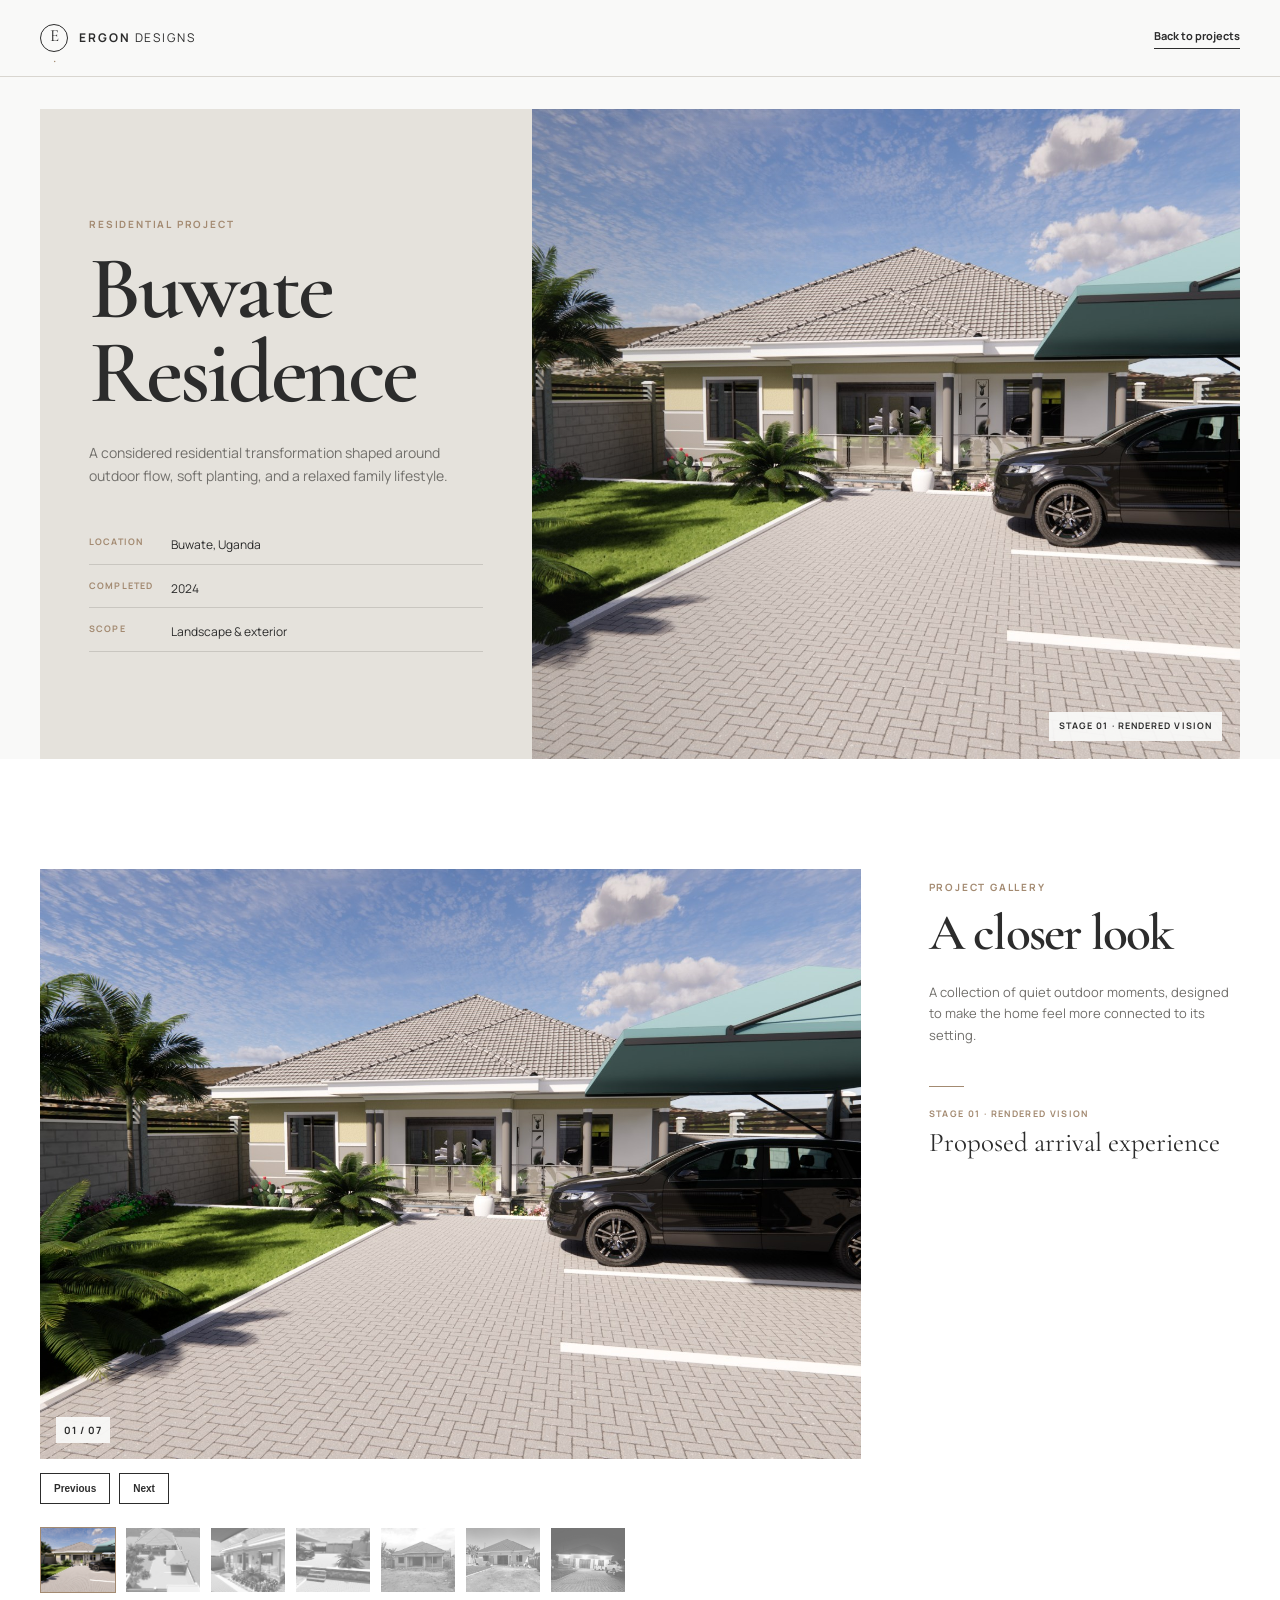
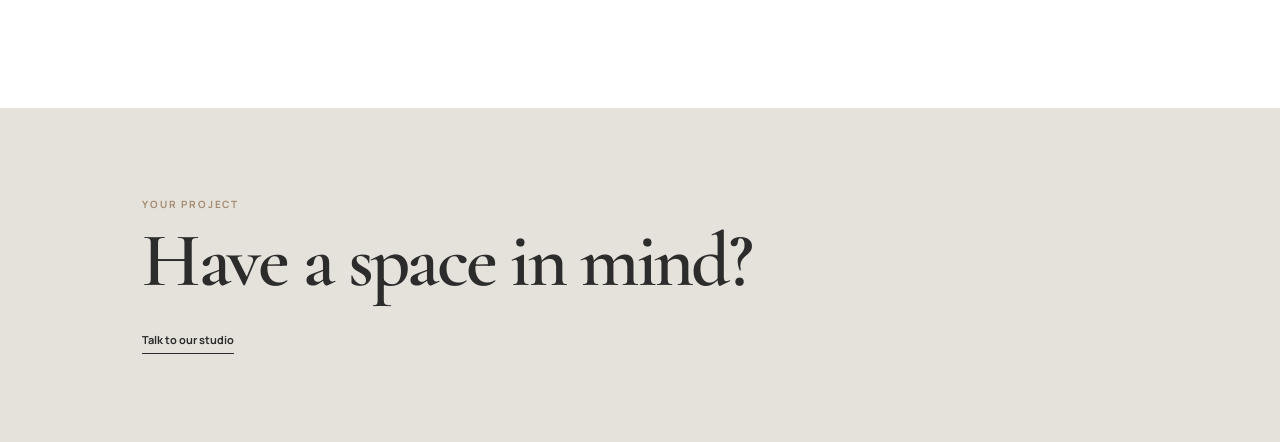
<file: project.html>
<!DOCTYPE html>
<html lang="en">
  <head>
    <meta charset="UTF-8" />
    <meta name="viewport" content="width=device-width, initial-scale=1.0" />
    <title>Project | Ergon Designs</title>
    <meta name="description" content="Explore an Ergon Designs interior and landscape project." />
    <link rel="preconnect" href="https://fonts.googleapis.com" />
    <link rel="preconnect" href="https://fonts.gstatic.com" crossorigin />
    <link href="https://fonts.googleapis.com/css2?family=Manrope:wght@400;500;600;700&family=Cormorant+Garamond:ital,wght@0,500;0,600;0,700;1,500;1,600&display=swap" rel="stylesheet" />
    <link rel="stylesheet" href="./css/project.css" />
  </head>
  <body>
    <nav class="project-nav">
      <div class="container nav-shell">
        <a href="./index.html" class="brand" aria-label="Ergon Designs home">
          <span class="brand-mark">E<span>.</span></span>
          <span>ERGON <em>DESIGNS</em></span>
        </a>
        <a class="back-link" href="./index.html#portfolio">Back to projects</a>
      </div>
    </nav>

    <main id="project-page">
      <header class="project-hero">
        <div class="container project-showcase">
          <div class="project-intro">
            <p id="project-type" class="kicker">Residential project</p>
            <h1 id="project-title">Project</h1>
            <p id="project-summary" class="summary"></p>
            <dl class="project-facts">
              <div><dt>Location</dt><dd id="project-location"></dd></div>
              <div><dt>Completed</dt><dd id="project-year"></dd></div>
              <div><dt>Scope</dt><dd id="project-scope"></dd></div>
            </dl>
          </div>
          <div class="hero-image-wrap">
            <img id="project-hero-image" src="" alt="" />
            <p id="hero-image-stage" class="hero-image-stage">Stage 01 · Rendered vision</p>
          </div>
        </div>
      </header>

      <section class="gallery-section">
        <div class="container gallery-showcase">
          <div class="gallery-stage">
            <div class="gallery-image-wrap">
              <img id="gallery-image" src="" alt="" />
              <span id="gallery-count" class="gallery-count">01 / 01</span>
            </div>
            <div class="gallery-controls">
              <button id="gallery-previous" type="button" aria-label="Previous image">Previous</button>
              <button id="gallery-next" type="button" aria-label="Next image">Next</button>
            </div>
            <div id="gallery-thumbnails" class="gallery-thumbnails" aria-label="Project gallery navigation"></div>
          </div>

          <aside class="gallery-story">
            <p class="kicker">Project gallery</p>
            <h2 id="gallery-title">A closer look</h2>
            <p id="gallery-copy" class="gallery-copy"></p>
            <div class="story-rule"></div>
            <p id="gallery-stage" class="story-label">Stage 01</p>
            <p id="gallery-caption" class="gallery-caption"></p>
          </aside>
        </div>
      </section>

      <section class="next-step">
        <div class="container next-step-inner">
          <p class="kicker">Your project</p>
          <h2>Have a space in mind?</h2>
          <a href="./index.html#contact" class="contact-link">Talk to our studio</a>
        </div>
      </section>
    </main>

    <script src="./js/project-page.js"></script>
  </body>
</html>
</file>
<file: css/project.css>
:root{--alabaster:#f9f9f8;--greige:#e5e2dc;--bronze:#a38a71;--charcoal:#2c2c2c;--muted:#716f6b;--line:#d9d6d0;--white:#fff;--dark:#363531}*{box-sizing:border-box;margin:0;padding:0}body{background:var(--alabaster);color:var(--charcoal);font:15px/1.65 'Manrope',sans-serif}a{color:inherit;text-decoration:none}img{display:block;width:100%}h1,h2{font-family:'Cormorant Garamond',serif;font-weight:600;line-height:.94;letter-spacing:-.035em}p{color:var(--muted)}.container{width:min(1200px,calc(100% - 48px));margin:auto}.project-nav{border-bottom:1px solid var(--line)}.nav-shell{display:flex;align-items:center;justify-content:space-between;min-height:76px}.brand{display:flex;align-items:center;gap:11px;font-size:12px;font-weight:700;letter-spacing:.16em}.brand em{font-style:normal;font-weight:400}.brand-mark{display:grid;place-items:center;width:28px;height:28px;border:1px solid var(--charcoal);border-radius:50%;font:17px 'Cormorant Garamond',serif;letter-spacing:-.1em}.brand-mark span,.kicker{color:var(--bronze)}.back-link{padding-bottom:3px;border-bottom:1px solid var(--charcoal);font-size:11px;font-weight:700}.project-hero{padding:32px 0 0}.project-showcase{display:grid;grid-template-columns:.82fr 1.18fr;min-height:650px;background:var(--greige)}.project-intro{display:flex;flex-direction:column;justify-content:center;padding:10%}.kicker{font-size:10px;font-weight:700;letter-spacing:.18em;text-transform:uppercase}.project-intro h1{margin:15px 0 25px;font-size:clamp(66px,7vw,108px)}.summary{max-width:410px;font-size:14px}.project-facts{display:grid;gap:14px;margin-top:48px}.project-facts div{display:grid;grid-template-columns:82px 1fr;padding-bottom:9px;border-bottom:1px solid #c9c6c0}.project-facts dt{color:var(--bronze);font-size:9px;font-weight:700;letter-spacing:.12em;text-transform:uppercase}.project-facts dd{font-size:12px}.hero-image-wrap{position:relative;overflow:hidden}.hero-image-wrap:after{content:'';position:absolute;inset:0;background:linear-gradient(90deg,rgba(43,43,40,.15),transparent 42%)}.hero-image-wrap img{height:100%;object-fit:cover}.hero-image-stage{position:absolute;z-index:1;right:18px;bottom:18px;padding:7px 10px;background:rgba(249,249,248,.94);color:var(--charcoal);font-size:9px;font-weight:700;letter-spacing:.12em;text-transform:uppercase}.gallery-section{padding:110px 0;background:var(--white)}.gallery-showcase{display:grid;grid-template-columns:1.45fr .55fr;gap:68px;align-items:start}.gallery-image-wrap{position:relative;background:var(--greige);overflow:hidden}.gallery-image-wrap img{height:590px;object-fit:cover;transition:opacity .25s}.gallery-image-wrap img.is-changing{opacity:.25}.gallery-count{position:absolute;bottom:16px;left:16px;padding:5px 8px;background:rgba(249,249,248,.94);font-size:10px;font-weight:700;letter-spacing:.1em}.gallery-controls{display:flex;gap:9px;margin-top:14px}.gallery-controls button{padding:9px 13px;border:1px solid var(--charcoal);background:transparent;color:var(--charcoal);font-size:10px;font-weight:700;cursor:pointer;transition:background .2s,color .2s}.gallery-controls button:hover{background:var(--charcoal);color:white}.gallery-thumbnails{display:flex;gap:9px;margin-top:23px;overflow-x:auto;padding-bottom:5px}.gallery-thumb{flex:0 0 76px;padding:0;border:1px solid transparent;background:none;cursor:pointer}.gallery-thumb img{height:64px;object-fit:cover;filter:grayscale(1);opacity:.55;transition:filter .2s,opacity .2s}.gallery-thumb.is-active{border-color:var(--bronze)}.gallery-thumb.is-active img,.gallery-thumb:hover img{filter:none;opacity:1}.gallery-story{padding:10px 0}.gallery-story h2{margin:13px 0 25px;font-size:clamp(46px,4vw,64px)}.gallery-copy{font-size:13px}.story-rule{width:35px;height:1px;margin:40px 0 20px;background:var(--bronze)}.story-label{color:var(--bronze);font-size:9px;font-weight:700;letter-spacing:.15em;text-transform:uppercase}.gallery-caption{margin-top:7px;color:var(--charcoal);font-family:'Cormorant Garamond',serif;font-size:27px;line-height:1.05}.next-step{background:var(--greige)}.next-step-inner{padding:88px 8%}.next-step h2{margin:12px 0 30px;font-size:clamp(54px,6vw,88px)}.contact-link{display:inline-block;padding-bottom:4px;border-bottom:1px solid var(--charcoal);font-size:11px;font-weight:700}@media(max-width:800px){.project-showcase{grid-template-columns:1fr;min-height:0}.project-intro{padding:75px 10%}.hero-image-wrap{height:520px}.gallery-showcase{grid-template-columns:1fr;gap:38px}.gallery-story{max-width:480px}.gallery-image-wrap img{height:510px}}@media(max-width:600px){.container{width:min(100% - 32px,1200px)}.project-hero{padding-top:0}.project-intro{padding:64px 9%}.project-intro h1{font-size:72px}.hero-image-wrap{height:440px}.gallery-section{padding:80px 0}.gallery-image-wrap img{height:350px}.gallery-story{padding:0}.gallery-thumb{flex-basis:62px}.gallery-thumb img{height:52px}.next-step-inner{padding:65px 0}}
</file>
